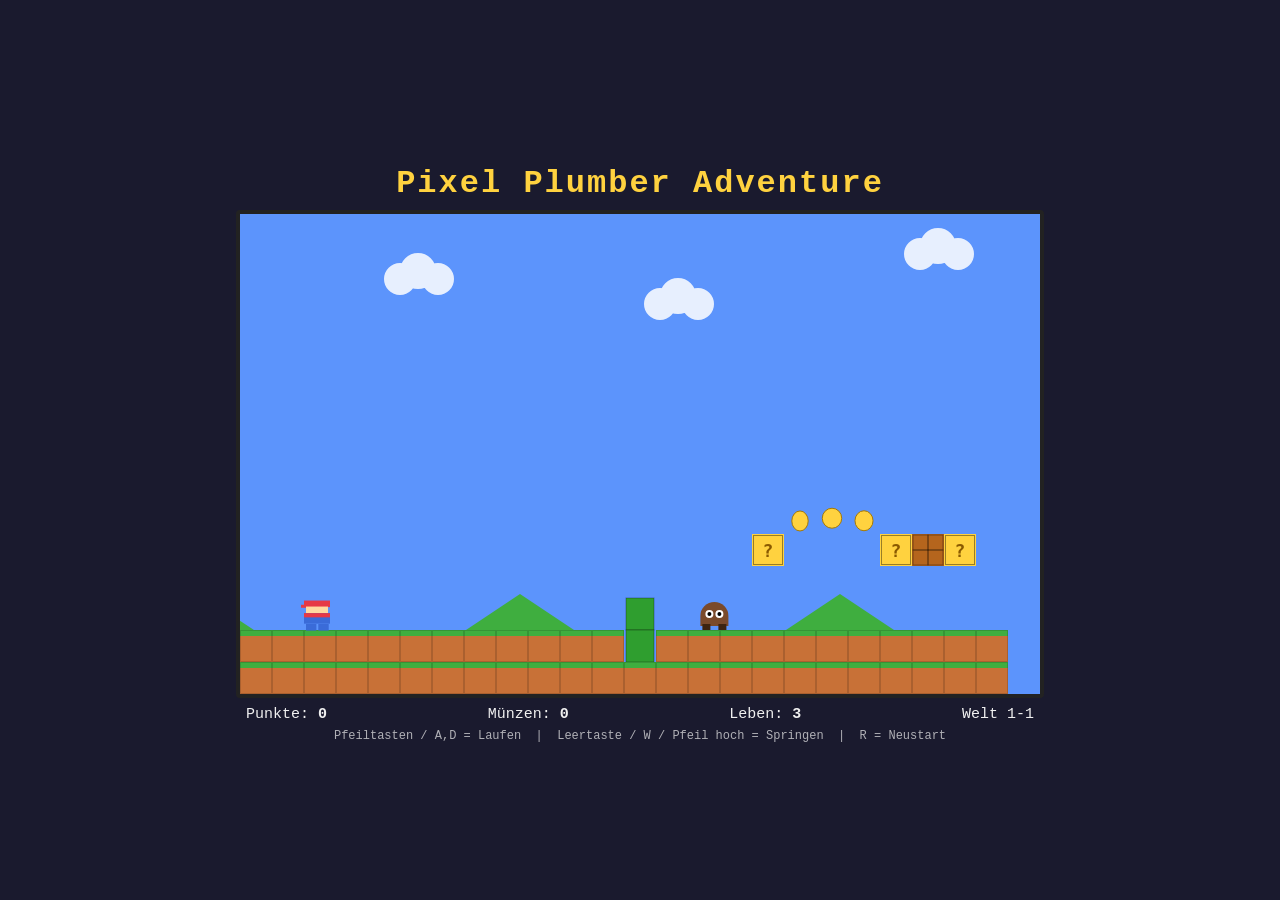
<file: index.html>
<!DOCTYPE html>
<html lang="de">
<head>
<meta charset="UTF-8">
<title>Pixel Plumber Adventure</title>
<link rel="stylesheet" href="style.css">
</head>
<body>
  <div id="game-wrap">
    <h1>Pixel Plumber Adventure</h1>
    <canvas id="game" width="800" height="480"></canvas>
    <div id="hud">
      <span>Punkte: <b id="score">0</b></span>
      <span>Münzen: <b id="coins">0</b></span>
      <span>Leben: <b id="lives">3</b></span>
      <span>Welt 1-1</span>
    </div>
    <p id="hint">Pfeiltasten / A,D = Laufen &nbsp;|&nbsp; Leertaste / W / Pfeil hoch = Springen &nbsp;|&nbsp; R = Neustart</p>
    <div id="overlay" class="hidden">
      <div id="overlay-box">
        <h2 id="overlay-title">Game Over</h2>
        <p id="overlay-text"></p>
        <button id="overlay-btn">Neustart</button>
      </div>
    </div>
  </div>
  <script src="game.js"></script>
</body>
</html>
</file>
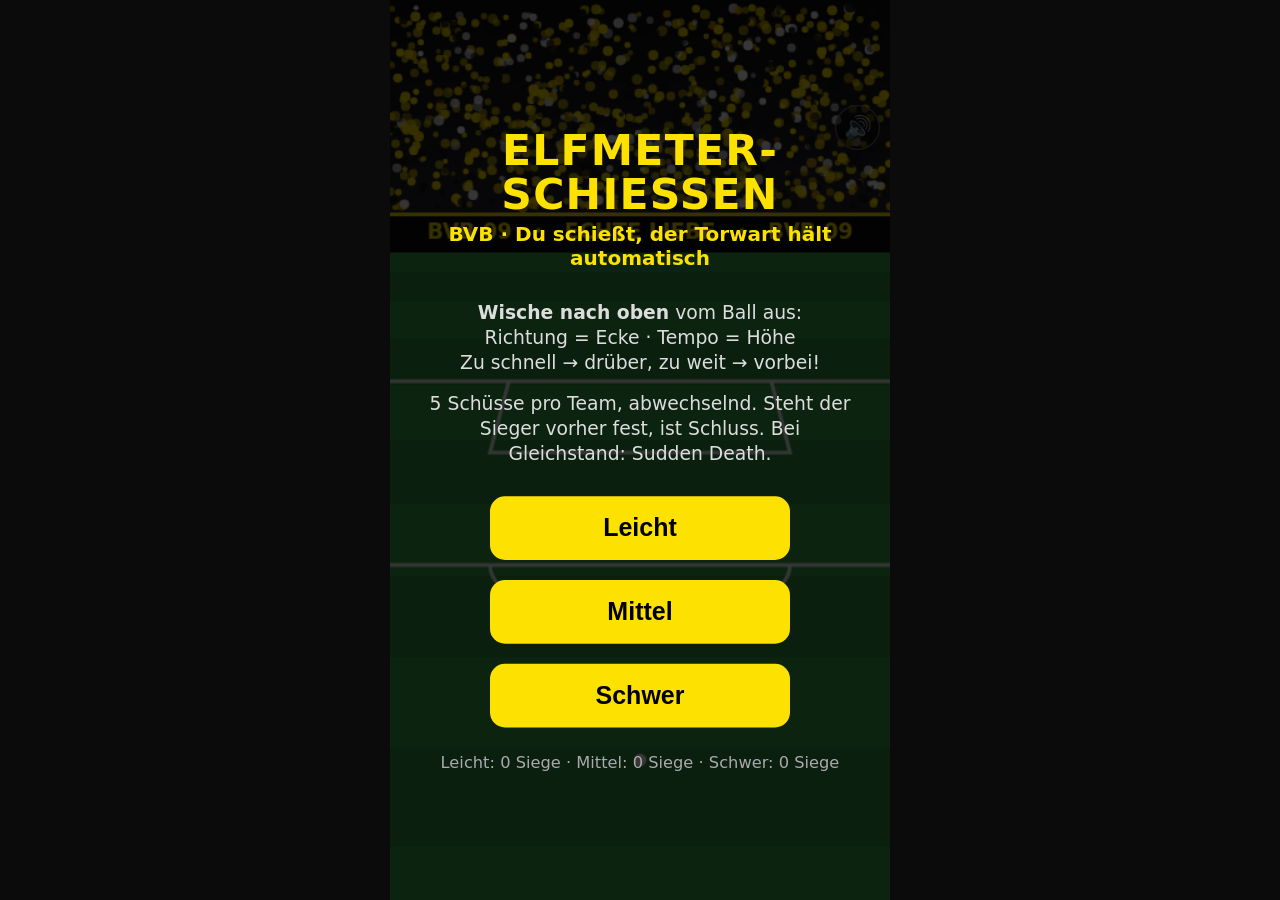
<file: elfmeter/index.html>
<!DOCTYPE html>
<html lang="de">
<head>
<meta charset="UTF-8">
<meta name="viewport" content="width=device-width,initial-scale=1,maximum-scale=1,user-scalable=no,viewport-fit=cover">
<meta name="theme-color" content="#0b0b0b">
<title>BVB Elfmeterschießen</title>
<style>
  html,body{margin:0;height:100%;background:#0b0b0b;overflow:hidden;touch-action:none;
    -webkit-user-select:none;user-select:none;-webkit-touch-callout:none;
    font-family:system-ui,-apple-system,"Segoe UI",Roboto,sans-serif}
  #stage{position:absolute;left:0;top:0;width:400px;height:720px;transform-origin:0 0}
  canvas{position:absolute;left:0;top:0;width:400px;height:720px;display:block}
  .overlay{position:absolute;inset:0;display:none;flex-direction:column;align-items:center;justify-content:center;
    background:rgba(0,0,0,.78);color:#fff;text-align:center;padding:24px;box-sizing:border-box}
  .overlay.show{display:flex}
  h1{margin:0 0 4px;font-size:34px;line-height:1.05;color:#fde100;letter-spacing:1px;text-transform:uppercase}
  h2{margin:0 0 6px;font-size:44px;color:#fde100}
  p{margin:6px 0;color:#ddd;font-size:15px;line-height:1.35}
  .sub{color:#fde100;font-weight:700;margin-bottom:18px}
  button{display:block;width:240px;margin:8px auto;padding:14px 0;font-size:20px;font-weight:800;border:0;
    border-radius:12px;background:#fde100;color:#000;cursor:pointer;-webkit-tap-highlight-color:transparent}
  button:active{transform:scale(.97);background:#e6cb00}
  button.alt{background:#2a2a2a;color:#fde100;border:2px solid #fde100;padding:12px 0}
  .stats{font-size:13px;color:#aaa;margin-top:12px}
  #snd{position:absolute;right:8px;top:84px;width:36px;height:36px;padding:0;margin:0;font-size:18px;
    border-radius:50%;background:rgba(0,0,0,.5);color:#fff;border:1px solid #666}
</style>
</head>
<body>
<div id="stage">
  <canvas id="cv"></canvas>
  <button id="snd" aria-label="Ton">🔊</button>

  <div id="menu" class="overlay show">
    <h1>Elfmeter-<br>schießen</h1>
    <div class="sub">BVB · Du schießt, der Torwart hält automatisch</div>
    <p><b>Wische nach oben</b> vom Ball aus:<br>
       Richtung = Ecke · Tempo = Höhe<br>
       Zu schnell → drüber, zu weit → vorbei!</p>
    <p>5 Schüsse pro Team, abwechselnd. Steht der Sieger vorher fest, ist Schluss. Bei Gleichstand: Sudden Death.</p>
    <div style="height:10px"></div>
    <button data-d="easy">Leicht</button>
    <button data-d="medium">Mittel</button>
    <button data-d="hard">Schwer</button>
    <div class="stats" id="stats"></div>
  </div>

  <div id="end" class="overlay">
    <h2 id="endT">SIEG!</h2>
    <p id="endS" style="font-size:26px;color:#fff;font-weight:800"></p>
    <p id="endD"></p>
    <div style="height:14px"></div>
    <button id="again">Nochmal</button>
    <button id="toMenu" class="alt">Schwierigkeit ändern</button>
  </div>
</div>

<script>
(() => {
'use strict';
// ---------- Konfiguration ----------
const PLAYER = { name: 'BVB', number: 10 };           // Trikotnummer des Schützen
const W = 400, H = 720;
const GL = 60, GR = 340, GT = 212, GB = 305, CX = 200; // Tor: links, rechts, Latte, Linie
const SPOT = { x: 200, y: 600 };
const DIFF = {
  easy:   { label: 'Leicht', guess: 0.28, reach: 40, opp: 0.60, delay: 0.30, aim: true  },
  medium: { label: 'Mittel', guess: 0.42, reach: 44, opp: 0.74, delay: 0.18, aim: false },
  hard:   { label: 'Schwer', guess: 0.58, reach: 48, opp: 0.84, delay: 0.08, aim: false },
};
const KICK_LEAD = 0.30;                                // Anlauf in s

// ---------- Helfer ----------
const $ = id => document.getElementById(id);
const cv = $('cv'), ctx = cv.getContext('2d');
const DPR = Math.min(window.devicePixelRatio || 1, 3);
cv.width = W * DPR; cv.height = H * DPR; ctx.setTransform(DPR, 0, 0, DPR, 0, 0);
const clamp = (v, a, b) => Math.max(a, Math.min(b, v));
const lerp = (a, b, t) => a + (b - a) * t;
const rnd = (a, b) => a + Math.random() * (b - a);
const ease = t => 1 - (1 - t) * (1 - t);
const gauss = () => (Math.random() + Math.random() + Math.random() - 1.5) / 1.5;

function fit() {
  const s = Math.min(innerWidth / W, innerHeight / H);
  $('stage').style.transform =
    `translate(${(innerWidth - W * s) / 2}px,${(innerHeight - H * s) / 2}px) scale(${s})`;
}
addEventListener('resize', fit); fit();

// ---------- Ton ----------
let audio = null, soundOn = true;
function ac() {
  if (!audio) { try { audio = new (window.AudioContext || window.webkitAudioContext)(); } catch (e) {} }
  if (audio && audio.state === 'suspended') audio.resume();
  return audio;
}
function tone(f, d, type = 'sine', vol = 0.15, slide = 0) {
  if (!soundOn || !ac()) return;
  const o = audio.createOscillator(), g = audio.createGain();
  o.type = type; o.frequency.value = f;
  if (slide) o.frequency.linearRampToValueAtTime(f + slide, audio.currentTime + d);
  g.gain.setValueAtTime(vol, audio.currentTime);
  g.gain.exponentialRampToValueAtTime(0.001, audio.currentTime + d);
  o.connect(g); g.connect(audio.destination); o.start(); o.stop(audio.currentTime + d);
}
function noise(d, vol = 0.12) {
  if (!soundOn || !ac()) return;
  const n = Math.floor(audio.sampleRate * d), b = audio.createBuffer(1, n, audio.sampleRate), a = b.getChannelData(0);
  for (let i = 0; i < n; i++) a[i] = (Math.random() * 2 - 1) * (1 - i / n);
  const s = audio.createBufferSource(), g = audio.createGain(); g.gain.value = vol;
  s.buffer = b; s.connect(g); g.connect(audio.destination); s.start();
}
const sfx = {
  kick:  () => { tone(140, 0.12, 'triangle', 0.35, -80); noise(0.06, 0.15); },
  whistle: () => { tone(2600, 0.35, 'sine', 0.08); },
  goal:  () => { noise(1.2, 0.22); tone(520, 0.2, 'triangle', 0.1); setTimeout(() => tone(780, 0.3, 'triangle', 0.1), 150); },
  save:  () => { tone(200, 0.15, 'square', 0.1, -80); noise(0.15, 0.1); },
  post:  () => { tone(900, 0.5, 'sine', 0.2, -300); },
  miss:  () => { tone(300, 0.4, 'sawtooth', 0.07, -150); },
  win:   () => { [523, 659, 784, 1046].forEach((f, i) => setTimeout(() => tone(f, 0.3, 'triangle', 0.15), i * 140)); },
  lose:  () => { [392, 330, 262].forEach((f, i) => setTimeout(() => tone(f, 0.4, 'sawtooth', 0.08), i * 200)); },
};
$('snd').onclick = e => { e.stopPropagation(); soundOn = !soundOn; $('snd').textContent = soundOn ? '🔊' : '🔇'; };

// ---------- Hintergrund (einmal vorrendern) ----------
const bg = document.createElement('canvas'); bg.width = W * DPR; bg.height = H * DPR;
(function drawBg() {
  const c = bg.getContext('2d'); c.setTransform(DPR, 0, 0, DPR, 0, 0);
  // Tribüne
  const sg = c.createLinearGradient(0, 0, 0, 170); sg.addColorStop(0, '#0c0c10'); sg.addColorStop(1, '#23232a');
  c.fillStyle = sg; c.fillRect(0, 0, W, 175);
  let seed = 7; const r = () => (seed = (seed * 16807) % 2147483647) / 2147483647;
  for (let i = 0; i < 1100; i++) {
    const x = r() * W, y = 6 + r() * 160, k = r();
    c.fillStyle = k < 0.55 ? '#fde100' : k < 0.8 ? '#111' : k < 0.92 ? '#fff' : '#d9a300';
    c.globalAlpha = 0.5 + r() * 0.5;
    c.beginPath(); c.arc(x, y, 2 + r() * 2.2, 0, 7); c.fill();
  }
  c.globalAlpha = 1;
  // Bande
  c.fillStyle = '#0a0a0a'; c.fillRect(0, 172, W, 30);
  c.fillStyle = '#fde100'; c.font = '800 17px system-ui,sans-serif'; c.textAlign = 'center'; c.textBaseline = 'middle';
  c.fillText('BVB 09   ·   ECHTE LIEBE   ·   BVB 09', CX, 187);
  c.fillRect(0, 170, W, 3);
  // Rasen
  let y = 202, i = 0;
  while (y < H) {
    const h = 16 + i * 7;
    c.fillStyle = i % 2 ? '#2f8f3e' : '#37a048'; c.fillRect(0, y, W, h);
    y += h; i++;
  }
  // Linien
  c.strokeStyle = '#fff'; c.lineWidth = 3; c.globalAlpha = 0.9;
  c.beginPath(); c.moveTo(0, GB); c.lineTo(W, GB); c.stroke();                 // Torlinie
  c.beginPath(); c.moveTo(95, GB); c.lineTo(80, 362); c.lineTo(320, 362); c.lineTo(305, GB); c.stroke(); // 5er
  c.beginPath(); c.moveTo(0, 452); c.lineTo(W, 452); c.stroke();               // 16er
  c.beginPath(); c.ellipse(CX, 452, 120, 48, 0, 0, Math.PI); c.stroke();      // Bogen
  c.globalAlpha = 1; c.fillStyle = '#fff';
  c.beginPath(); c.arc(SPOT.x, SPOT.y + 8, 5, 0, 7); c.fill();                 // Punkt
})();

// ---------- Spielzustand ----------
let diffKey = 'medium', D = DIFF.medium;
let res, turn, phase, shot, banner, aimInfo, keeperIdle = 0, finished = false;
// phase: 'menu' | 'aim' | 'shot' | 'wait' | 'end'

function seriesDone() {
  const nm = res.me.length, no = res.opp.length;
  const gm = res.me.filter(x => x === 'goal').length, go = res.opp.filter(x => x === 'goal').length;
  if (nm === no && nm >= 5) return gm !== go ? (gm > go ? 'me' : 'opp') : null;
  if (nm <= 5 && no <= 5) {
    const rm = 5 - nm, ro = 5 - no;
    if (gm > go + ro) return 'me';
    if (go > gm + rm) return 'opp';
  }
  return null;
}
const goals = a => a.filter(x => x === 'goal').length;

function startMatch(k) {
  diffKey = k; D = DIFF[k];
  res = { me: [], opp: [] }; turn = 'me'; shot = null; banner = null; finished = false;
  $('menu').classList.remove('show'); $('end').classList.remove('show');
  sfx.whistle();
  beginTurn();
}

function beginTurn() {
  shot = null; aimInfo = null;
  if (turn === 'me') { phase = 'aim'; setBanner('Du schießt!', '#fde100', 1.0, 38); }
  else {
    phase = 'wait'; setBanner('Gegner schießt …', '#ff8a8a', 1.1, 34);
    setTimeout(oppShoot, 1200);
  }
}

function setBanner(text, color, dur, size = 56) { banner = { text, color, t: 0, dur, size }; }

// ---------- Schussberechnung ----------
function calcTarget(dx, dy, v) {
  const ratio = dx / Math.max(1, -dy);
  const tx = CX + ratio * 190;
  const h = clamp((v - 0.5) / 2.0, 0, 1.4);          // 0 = flach, 1 = Lattenhöhe
  const ty = GB - 2 - h * (GB - GT - 2);
  return { tx, ty, h, p: clamp(v / 1.8, 0.25, 1.3) };
}

function randomKeeperSpot() {
  return { x: CX + rnd(-1, 1) * 105, y: rnd(GT + 28, GB - 12) };
}

function resolveMine(t) {
  const { tx, ty, h, p } = t;
  const out = { tx, ty, dur: lerp(1.0, 0.5, Math.min(p, 1)) };
  const post = Math.min(Math.abs(tx - GL), Math.abs(tx - GR)) < 7;
  const bar = Math.abs(ty - GT) < 5;
  let result;
  if (tx < GL - 6 || tx > GR + 6) result = 'wide';
  else if (h > 1.07) result = 'over';
  else if ((post && tx >= GL - 6 && tx <= GR + 6) || bar) result = Math.random() < 0.55 ? 'post' : 'in';
  else result = 'in';
  let k;
  if (result === 'in') {
    const guessed = Math.random() < D.guess;
    if (guessed) {
      const noise = 16 + 14 * clamp(h, 0, 1);
      k = { x: clamp(tx + gauss() * noise, CX - 118, CX + 118), y: clamp(ty + gauss() * noise, GT + 22, GB - 8) };
    } else k = randomKeeperSpot();
    const reach = D.reach * (1 - 0.28 * clamp(p - 0.4, 0, 0.9));
    result = Math.hypot(k.x - tx, (k.y - ty) * 1.0) < reach ? 'save' : 'goal';
  } else {
    k = randomKeeperSpot();
  }
  out.result = result; out.k = k;
  return out;
}

function makeOppShot() {
  const out = { dur: rnd(0.65, 0.9) };
  const rr = Math.random();
  const rest = (1 - D.opp);
  let result;
  if (rr < D.opp) result = 'goal';
  else if (rr < D.opp + rest * 0.6) result = 'save';
  else if (rr < D.opp + rest * 0.85) result = Math.random() < 0.5 ? 'wide' : 'over';
  else result = 'post';
  const side = Math.random() < 0.5 ? -1 : 1;
  let tx = CX + side * rnd(35, 125), ty = rnd(GT + 10, GB - 6);
  if (result === 'wide') { tx = CX + side * rnd(150, 185); ty = rnd(GT + 10, GB - 5); }
  if (result === 'over') { ty = GT - rnd(15, 40); }
  if (result === 'post') { tx = side > 0 ? GR : GL; ty = rnd(GT + 12, GB - 20); }
  let k;
  if (result === 'save') k = { x: tx + gauss() * 8, y: ty + gauss() * 8 };
  else if (result === 'goal') k = { x: CX - side * rnd(10, 95) + (Math.random() < 0.2 ? side * 70 : 0), y: rnd(GT + 28, GB - 12) };
  else k = randomKeeperSpot();
  out.tx = tx; out.ty = ty; out.result = result; out.k = k;
  return out;
}

// ---------- Schuss ausführen ----------
function launch(who, s) {
  shot = Object.assign({ who, s: 0, done: false, ended: false }, s);
  phase = 'shot';
  setTimeout(() => sfx.kick(), KICK_LEAD * 1000);
}

function oppShoot() { if (phase === 'wait') launch('opp', makeOppShot()); }

function finishShot() {
  const r = shot.result, ok = r === 'goal';
  (shot.who === 'me' ? res.me : res.opp).push(ok ? 'goal' : 'miss');
  const mine = shot.who === 'me';
  if (r === 'goal') { setBanner(mine ? 'TOOOR!' : 'Gegentor!', mine ? '#fde100' : '#ff6b6b', 1.3); sfx.goal(); if (mine && navigator.vibrate) navigator.vibrate([60, 40, 120]); }
  else if (r === 'save') { setBanner(mine ? 'GEHALTEN!' : 'Gehalten!', mine ? '#ff6b6b' : '#7dff9a', 1.3); sfx.save(); }
  else if (r === 'post') { setBanner(Math.abs(shot.ty - GT) < 6 ? 'LATTE!' : 'PFOSTEN!', '#fff', 1.3); sfx.post(); }
  else { setBanner(r === 'over' ? 'DRÜBER!' : 'DANEBEN!', mine ? '#ff6b6b' : '#7dff9a', 1.3); sfx.miss(); }
  setTimeout(afterShot, 1700);
}

function afterShot() {
  const w = seriesDone();
  if (w) return endMatch(w);
  turn = turn === 'me' ? 'opp' : 'me';
  beginTurn();
}

function endMatch(w) {
  phase = 'end'; finished = true;
  const win = w === 'me', gm = goals(res.me), go = goals(res.opp);
  $('endT').textContent = win ? 'SIEG! 🏆' : 'Niederlage';
  $('endT').style.color = win ? '#fde100' : '#ff6b6b';
  $('endS').textContent = `BVB ${gm} : ${go} Gegner`;
  $('endD').textContent = `${DIFF[diffKey].label} · ${res.me.length} Schüsse` + (res.me.length > 5 ? ' (Sudden Death)' : '');
  if (win) { try { const k = 'bvbElfer_' + diffKey; localStorage.setItem(k, (+localStorage.getItem(k) || 0) + 1); } catch (e) {} sfx.win(); }
  else sfx.lose();
  updateStats();
  $('end').classList.add('show');
}

function updateStats() {
  let t = '';
  try { t = Object.keys(DIFF).map(k => `${DIFF[k].label}: ${+localStorage.getItem('bvbElfer_' + k) || 0} Siege`).join(' · '); } catch (e) {}
  $('stats').textContent = t;
}
updateStats();

// ---------- Eingabe ----------
let drag = null;
function pt(e) { const r = cv.getBoundingClientRect(); return { x: (e.clientX - r.left) / r.width * W, y: (e.clientY - r.top) / r.height * H, t: performance.now() }; }
cv.addEventListener('pointerdown', e => {
  e.preventDefault(); ac();
  if (phase !== 'aim') return;
  const p = pt(e); if (p.y < 330) return;
  cv.setPointerCapture(e.pointerId);
  drag = { start: p, pts: [p] };
});
cv.addEventListener('pointermove', e => {
  if (!drag) return;
  const p = pt(e); drag.pts.push(p);
  if (drag.pts.length > 40) drag.pts.shift();
});
function release(e) {
  if (!drag) return;
  const d = drag; drag = null;
  if (phase !== 'aim') return;
  const p = pt(e); d.pts.push(p);
  const v = swipeVec(d);
  if (!v || -v.dy < 50) { setBanner('Wisch kräftig nach oben!', '#fff', 1.0, 28); return; }
  const t = calcTarget(v.dx, v.dy, v.v);
  // kleine Ungenauigkeit: Nervosität
  t.tx += gauss() * 3; t.ty += gauss() * 2;
  launch('me', resolveMine(t));
  if (navigator.vibrate) navigator.vibrate(15);
}
function swipeVec(d) {
  const a = d.start, b = d.pts[d.pts.length - 1];
  const dx = b.x - a.x, dy = b.y - a.y;
  // Geschwindigkeit der letzten ~100 ms
  let j = d.pts.length - 1;
  while (j > 0 && b.t - d.pts[j - 1].t < 100) j--;
  const q = d.pts[j], dt = Math.max(16, b.t - q.t);
  const v = Math.hypot(b.x - q.x, b.y - q.y) / dt;
  if (!isFinite(v)) return null;
  return { dx, dy, v };
}
cv.addEventListener('pointerup', release);
cv.addEventListener('pointercancel', () => { drag = null; });
document.addEventListener('touchmove', e => e.preventDefault(), { passive: false });

document.querySelectorAll('#menu button[data-d]').forEach(b => b.onclick = () => { ac(); startMatch(b.dataset.d); });
$('again').onclick = () => startMatch(diffKey);
$('toMenu').onclick = () => { $('end').classList.remove('show'); $('menu').classList.add('show'); phase = 'menu'; };

// ---------- Zeichnen ----------
function drawNet() {
  ctx.save();
  ctx.fillStyle = 'rgba(0,0,0,.28)'; ctx.fillRect(GL, GT, GR - GL, GB - GT);
  ctx.strokeStyle = 'rgba(255,255,255,.28)'; ctx.lineWidth = 1;
  ctx.beginPath();
  for (let x = GL; x <= GR; x += 10) { ctx.moveTo(x, GT); ctx.lineTo(x, GB); }
  for (let y = GT; y <= GB; y += 10) { ctx.moveTo(GL, y); ctx.lineTo(GR, y); }
  ctx.stroke(); ctx.restore();
}
function drawFrame() {
  ctx.save(); ctx.strokeStyle = '#fff'; ctx.lineCap = 'round'; ctx.lineWidth = 6;
  ctx.beginPath(); ctx.moveTo(GL, GB + 2); ctx.lineTo(GL, GT); ctx.lineTo(GR, GT); ctx.lineTo(GR, GB + 2); ctx.stroke();
  ctx.restore();
}

function person(x, y, sc, kit, k = 0, back = true, label = '') {
  // x,y = Fußpunkt, Figur ca. 100*sc hoch
  ctx.save(); ctx.translate(x, y); ctx.scale(sc, sc);
  ctx.fillStyle = 'rgba(0,0,0,.28)'; ctx.beginPath(); ctx.ellipse(0, 2, 30, 8, 0, 0, 7); ctx.fill();
  const skin = '#e0ac84';
  // Beine
  const leg = (x0, ang, len) => {
    ctx.save(); ctx.translate(x0, -50); ctx.rotate(ang);
    ctx.fillStyle = skin; ctx.fillRect(-6, 0, 12, len * 0.45);
    ctx.fillStyle = kit.sock; ctx.fillRect(-6.5, len * 0.45, 13, len * 0.45);
    ctx.fillStyle = '#111'; ctx.beginPath(); ctx.roundRect(-8, len * 0.9 - 2, 16, 8, 3); ctx.fill();
    ctx.restore();
  };
  leg(-11, 0, 50);
  leg(11, -0.35 * Math.sin(k * Math.PI) - (k > 0.5 ? 0.25 : 0), 50 - 14 * Math.sin(k * Math.PI));
  // Shorts
  ctx.fillStyle = kit.shorts; ctx.beginPath(); ctx.roundRect(-20, -62, 40, 20, 5); ctx.fill();
  // Torso
  ctx.fillStyle = kit.shirt; ctx.beginPath(); ctx.roundRect(-22, -108, 44, 50, 9); ctx.fill();
  if (kit.stripe) { ctx.fillStyle = kit.stripe; ctx.fillRect(-22, -75, 44, 6); }
  // Arme
  ctx.fillStyle = kit.shirt; ctx.beginPath(); ctx.roundRect(-33, -106, 12, 32, 6); ctx.roundRect(21, -106, 12, 32, 6); ctx.fill();
  ctx.fillStyle = skin; ctx.beginPath(); ctx.arc(-27, -70, 6, 0, 7); ctx.arc(27, -70, 6, 0, 7); ctx.fill();
  // Kopf
  ctx.fillStyle = skin; ctx.beginPath(); ctx.arc(0, -121, 12, 0, 7); ctx.fill();
  ctx.fillStyle = kit.hair; ctx.beginPath(); ctx.arc(0, -123, 12, Math.PI * 0.95, Math.PI * 2.05); ctx.fill();
  if (back) { ctx.fillStyle = kit.hair; ctx.beginPath(); ctx.arc(0, -121, 12, 0, 7); ctx.fill(); }
  // Nummer
  if (label) { ctx.fillStyle = kit.num; ctx.font = '900 26px system-ui,sans-serif'; ctx.textAlign = 'center'; ctx.fillText(label, 0, -80); }
  ctx.restore();
}
const KIT_BVB = { shirt: '#fde100', shorts: '#111', sock: '#fde100', num: '#111', hair: '#3a2a1d', stripe: null };
const KIT_OPP = { shirt: '#d62828', shorts: '#fff', sock: '#d62828', num: '#fff', hair: '#222', stripe: null };

function keeper(x, y, p, angle, kit) {
  // x,y = Körpermitte
  ctx.save(); ctx.translate(x, y); ctx.rotate(angle);
  const skin = '#d9a37a';
  ctx.fillStyle = kit.shorts; ctx.beginPath(); ctx.roundRect(-10, 2, 20, 14, 3); ctx.fill();
  ctx.fillStyle = '#222'; ctx.fillRect(-9, 15, 7, 20); ctx.fillRect(2, 15, 7, 20);
  ctx.fillStyle = kit.shirt; ctx.beginPath(); ctx.roundRect(-11, -22, 22, 26, 5); ctx.fill();
  // Arme (heben beim Hechten)
  const up = 0.25 + 0.75 * p;
  ctx.save(); ctx.translate(-11, -18); ctx.rotate(-(0.5 + up * 1.2)); ctx.fillStyle = kit.shirt; ctx.fillRect(-4, -22, 8, 22);
  ctx.fillStyle = '#fff'; ctx.beginPath(); ctx.arc(0, -25, 6, 0, 7); ctx.fill(); ctx.restore();
  ctx.save(); ctx.translate(11, -18); ctx.rotate(0.5 + up * 1.2); ctx.fillStyle = kit.shirt; ctx.fillRect(-4, -22, 8, 22);
  ctx.fillStyle = '#fff'; ctx.beginPath(); ctx.arc(0, -25, 6, 0, 7); ctx.fill(); ctx.restore();
  ctx.fillStyle = skin; ctx.beginPath(); ctx.arc(0, -30, 8, 0, 7); ctx.fill();
  ctx.fillStyle = '#222'; ctx.beginPath(); ctx.arc(0, -32, 8, Math.PI, Math.PI * 2); ctx.fill();
  ctx.restore();
}
const KEEP_OPP = { shirt: '#ff7a1a', shorts: '#222' };   // Torwart des Gegners (wenn ich schieße)
const KEEP_MINE = { shirt: '#18a957', shorts: '#222' };  // BVB-Torwart (wenn der Gegner schießt)

function drawBall(x, y, r, rot) {
  ctx.save(); ctx.translate(x, y);
  ctx.fillStyle = '#fff'; ctx.beginPath(); ctx.arc(0, 0, r, 0, 7); ctx.fill();
  ctx.fillStyle = '#222'; ctx.rotate(rot);
  for (let i = 0; i < 5; i++) { ctx.rotate(Math.PI * 2 / 5); ctx.beginPath(); ctx.arc(r * 0.62, 0, r * 0.2, 0, 7); ctx.fill(); }
  ctx.beginPath(); ctx.arc(0, 0, r * 0.25, 0, 7); ctx.fill();
  ctx.strokeStyle = 'rgba(0,0,0,.45)'; ctx.lineWidth = 1; ctx.beginPath(); ctx.arc(0, 0, r, 0, 7); ctx.stroke();
  ctx.restore();
}

function drawScore() {
  ctx.fillStyle = 'rgba(0,0,0,.72)'; ctx.fillRect(0, 0, W, 76);
  const rows = [['BVB', res.me, '#fde100'], ['GEG', res.opp, '#ff6b6b']];
  const n = Math.max(5, res.me.length + (turn === 'me' && phase !== 'end' && res.me.length >= res.opp.length ? 1 : 0), res.opp.length + (res.opp.length < res.me.length ? 1 : 0));
  const cnt = Math.min(n, 10), step = Math.min(30, 230 / cnt);
  rows.forEach(([name, arr, col], i) => {
    const y = 22 + i * 30;
    ctx.fillStyle = col; ctx.font = '800 16px system-ui,sans-serif'; ctx.textAlign = 'left'; ctx.textBaseline = 'middle';
    ctx.fillText(name, 14, y);
    const off = Math.max(0, arr.length - cnt);
    for (let j = 0; j < cnt; j++) {
      const x = 70 + j * step + step / 2, v = arr[j + off];
      ctx.beginPath(); ctx.arc(x, y, 10, 0, 7);
      ctx.fillStyle = v === 'goal' ? '#2ecc71' : v === 'miss' ? '#e74c3c' : 'rgba(255,255,255,.12)'; ctx.fill();
      ctx.strokeStyle = 'rgba(255,255,255,.6)'; ctx.lineWidth = 1.5; ctx.stroke();
      if (v) { ctx.fillStyle = '#fff'; ctx.font = '800 12px system-ui'; ctx.textAlign = 'center'; ctx.fillText(v === 'goal' ? '✓' : '✕', x, y + 1); }
    }
    ctx.fillStyle = '#fff'; ctx.font = '900 26px system-ui,sans-serif'; ctx.textAlign = 'right';
    ctx.fillText(goals(arr), W - 52, y);
  });
  ctx.fillStyle = '#aaa'; ctx.font = '700 11px system-ui'; ctx.textAlign = 'right';
  ctx.fillText(D.label.toUpperCase(), W - 12, 66);
}

function render() {
  ctx.setTransform(DPR, 0, 0, DPR, 0, 0);
  ctx.drawImage(bg, 0, 0, W, H);
  if (!res) return;

  const sh = shot;
  const mine = !sh ? turn === 'me' : sh.who === 'me';
  const shooterKit = mine ? KIT_BVB : KIT_OPP;
  const keepKit = mine ? KEEP_OPP : KEEP_MINE;

  drawNet();

  // Torwart
  let kx = CX, ky = GB - 38, kp = 0, ka = 0;
  if (!sh) { kx = CX + Math.sin(keeperIdle * 2) * 5; }
  else {
    const t = (sh.s - KICK_LEAD) / sh.dur;
    const start = D.delay, span = 0.55;
    kp = clamp((t - start) / span, 0, 1); kp = ease(kp);
    const targetBody = { x: sh.k.x, y: clamp(sh.k.y + 14, GT + 40, GB - 24) };
    kx = lerp(CX, targetBody.x, kp); ky = lerp(GB - 38, targetBody.y, kp);
    ka = clamp((sh.k.x - CX) / 110, -1, 1) * 1.25 * kp;
    if (sh.k.y < GB - 50) ka *= 0.8;
  }
  keeper(kx, ky, kp, ka, keepKit);

  // Ball
  let bx = SPOT.x, by = SPOT.y, br = 15, sx = SPOT.x, sy = SPOT.y + 12, sr = 1, rot = 0;
  if (sh) {
    const t = (sh.s - KICK_LEAD) / sh.dur;
    if (t > 0) {
      const tt = Math.min(t, 1), e = tt;
      const ground = lerp(SPOT.y, GB, e);
      const hh = clamp((GB - sh.ty) / (GB - GT), 0.1, 1.6);
      const hgt = (GB - sh.ty) * e + 24 * hh * Math.sin(Math.PI * e);
      bx = lerp(SPOT.x, sh.tx, e); by = ground - hgt * lerp(1, 0.6, e) - 12 * (1 - e);
      br = 15 * lerp(1, 0.32, ease(e)); sx = bx; sy = ground; sr = lerp(1, 0.4, e);
      rot = t * 18;
      if (t > 1) {
        const u = sh.s - KICK_LEAD - sh.dur;
        if (sh.result === 'goal') { by = lerp(sh.ty, GB - 6, clamp(u * 2.2, 0, 1)); sy = GB; }
        else if (sh.result === 'save') {
          const dir = sh.tx >= CX ? 1 : -1;
          bx = sh.tx + dir * 90 * u; by = sh.ty + 330 * u * u - 80 * u; br = 5 + 12 * u; sy = by + 8;
        } else if (sh.result === 'post') {
          const dir = sh.tx >= CX ? 1 : -1;
          bx = sh.tx + dir * 60 * u; by = sh.ty + 420 * u * u - 50 * u; br = 5 + 10 * u; sy = by + 8;
        } else {
          const dir = sh.tx >= CX ? 1 : -1;
          if (sh.result === 'wide') { bx = sh.tx + dir * 160 * u; by = sh.ty + 40 * u + 80 * u * u; }
          else { by = sh.ty - 160 * u + 60 * u * u; bx = sh.tx + (sh.tx - SPOT.x) * 0.4 * u; }
          br = 5 * (1 - 0.3 * u); sy = by + 8;
        }
      }
    }
  }
  if (!(sh && sh.result === 'goal' && false)) {
    ctx.fillStyle = 'rgba(0,0,0,.3)'; ctx.beginPath(); ctx.ellipse(sx, sy, 12 * sr, 4 * sr, 0, 0, 7); ctx.fill();
  }
  drawBall(bx, by, br, rot);
  drawFrame();

  // Schütze (vor dem Ball, von hinten)
  const kk = sh ? clamp(sh.s / KICK_LEAD, 0, 1) : 0;
  const run = sh ? ease(kk) * 26 : 0;
  const fade = sh && sh.s > KICK_LEAD + 0.5 ? clamp(1 - (sh.s - KICK_LEAD - 0.5) / 0.4, 0, 1) : 1;
  ctx.save(); ctx.globalAlpha = fade;
  person(158 + run * 0.35, 668 - run * 0.65, 1.15, shooterKit, kk, true, mine ? String(PLAYER.number) : '7');
  ctx.restore();
  // Ball nochmal über die Beine, wenn noch am Punkt
  if (!sh || sh.s < KICK_LEAD + 0.02) drawBall(SPOT.x, SPOT.y, 15, 0);

  // Zielhilfe
  if (drag && phase === 'aim') {
    const v = swipeVec(drag);
    if (v) {
      const b = drag.pts[drag.pts.length - 1];
      ctx.strokeStyle = 'rgba(253,225,0,.85)'; ctx.lineWidth = 4; ctx.lineCap = 'round'; ctx.setLineDash([2, 9]);
      ctx.beginPath(); ctx.moveTo(drag.start.x, drag.start.y); ctx.lineTo(b.x, b.y); ctx.stroke(); ctx.setLineDash([]);
      if (D.aim && -v.dy > 20) {
        const t = calcTarget(v.dx, v.dy, v.v);
        const ok = t.tx > GL && t.tx < GR && t.h <= 1.0;
        ctx.strokeStyle = ok ? '#2ecc71' : '#e74c3c'; ctx.lineWidth = 3;
        ctx.beginPath(); ctx.arc(clamp(t.tx, 10, W - 10), clamp(t.ty, 120, GB), 11, 0, 7); ctx.stroke();
        ctx.beginPath(); ctx.moveTo(t.tx - 17, t.ty); ctx.lineTo(t.tx + 17, t.ty); ctx.moveTo(t.tx, t.ty - 17); ctx.lineTo(t.tx, t.ty + 17); ctx.stroke();
      }
    }
  }
  if (phase === 'aim' && !drag && res.me.length === 0) {
    // Hinweis-Pfeil
    const y = 520 + Math.sin(performance.now() / 250) * 8;
    ctx.fillStyle = 'rgba(253,225,0,.9)'; ctx.font = '800 18px system-ui'; ctx.textAlign = 'center';
    ctx.fillText('⬆  Wisch vom Ball nach oben', CX, y + 150);
  }

  drawScore();

  // Banner
  if (banner) {
    const a = banner.t < 0.12 ? banner.t / 0.12 : banner.t > banner.dur - 0.25 ? clamp((banner.dur - banner.t) / 0.25, 0, 1) : 1;
    ctx.save(); ctx.globalAlpha = a; ctx.translate(CX, 420); const sc = 0.8 + 0.2 * Math.min(1, banner.t * 8); ctx.scale(sc, sc);
    ctx.font = `900 ${banner.size}px system-ui,sans-serif`; ctx.textAlign = 'center'; ctx.textBaseline = 'middle';
    ctx.lineWidth = 8; ctx.strokeStyle = '#000'; ctx.lineJoin = 'round'; ctx.strokeText(banner.text, 0, 0);
    ctx.fillStyle = banner.color; ctx.fillText(banner.text, 0, 0); ctx.restore();
  }
}

// ---------- Hauptschleife ----------
let last = performance.now();
function frame(now) {
  const dt = Math.min(0.05, (now - last) / 1000); last = now;
  keeperIdle += dt;
  if (banner) { banner.t += dt; if (banner.t > banner.dur) banner = null; }
  if (shot && !shot.ended) {
    shot.s += dt;
    if (!shot.done && shot.s >= KICK_LEAD + shot.dur) { shot.done = true; finishShot(); }
  }
  render();
  requestAnimationFrame(frame);
}
requestAnimationFrame(frame);

// Test-Zugriff
window.__game = { get res() { return res; }, get phase() { return phase; }, launch, calcTarget, resolveMine };
})();
</script>
</body>
</html>
</file>
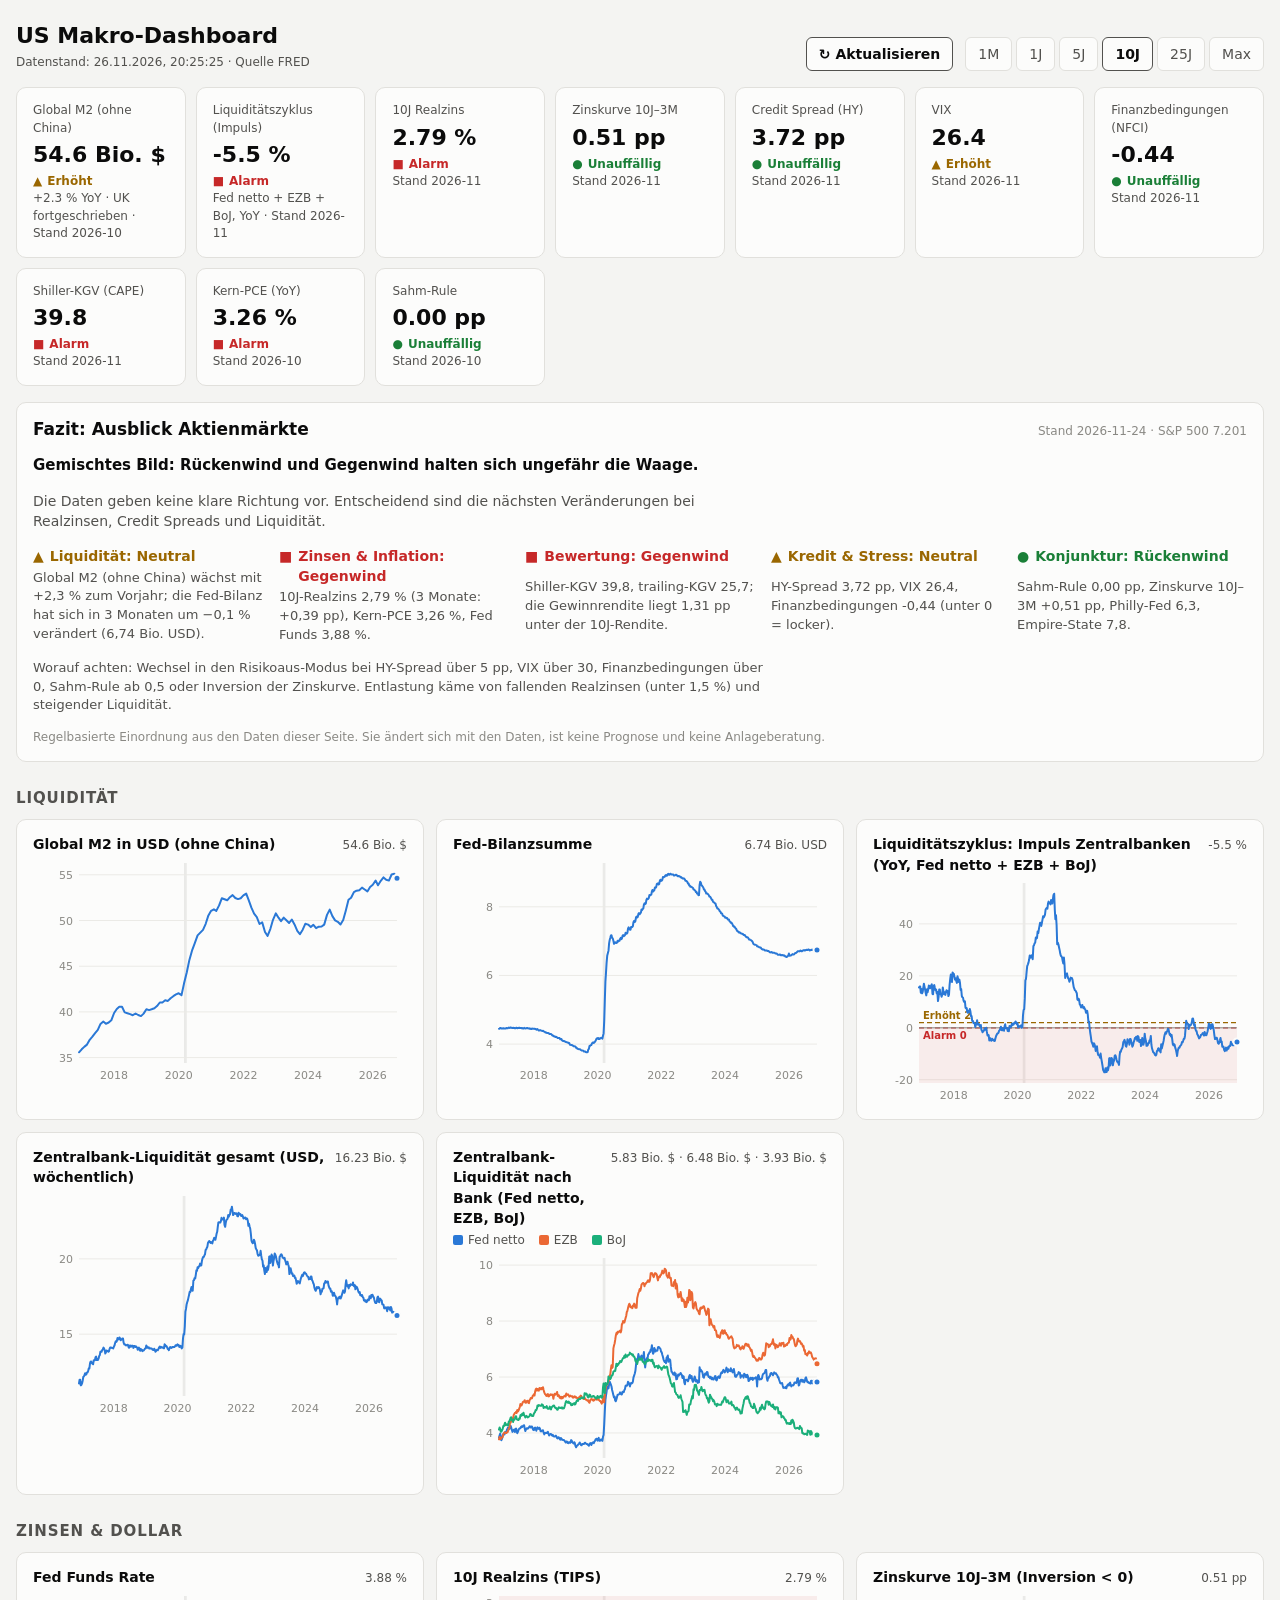
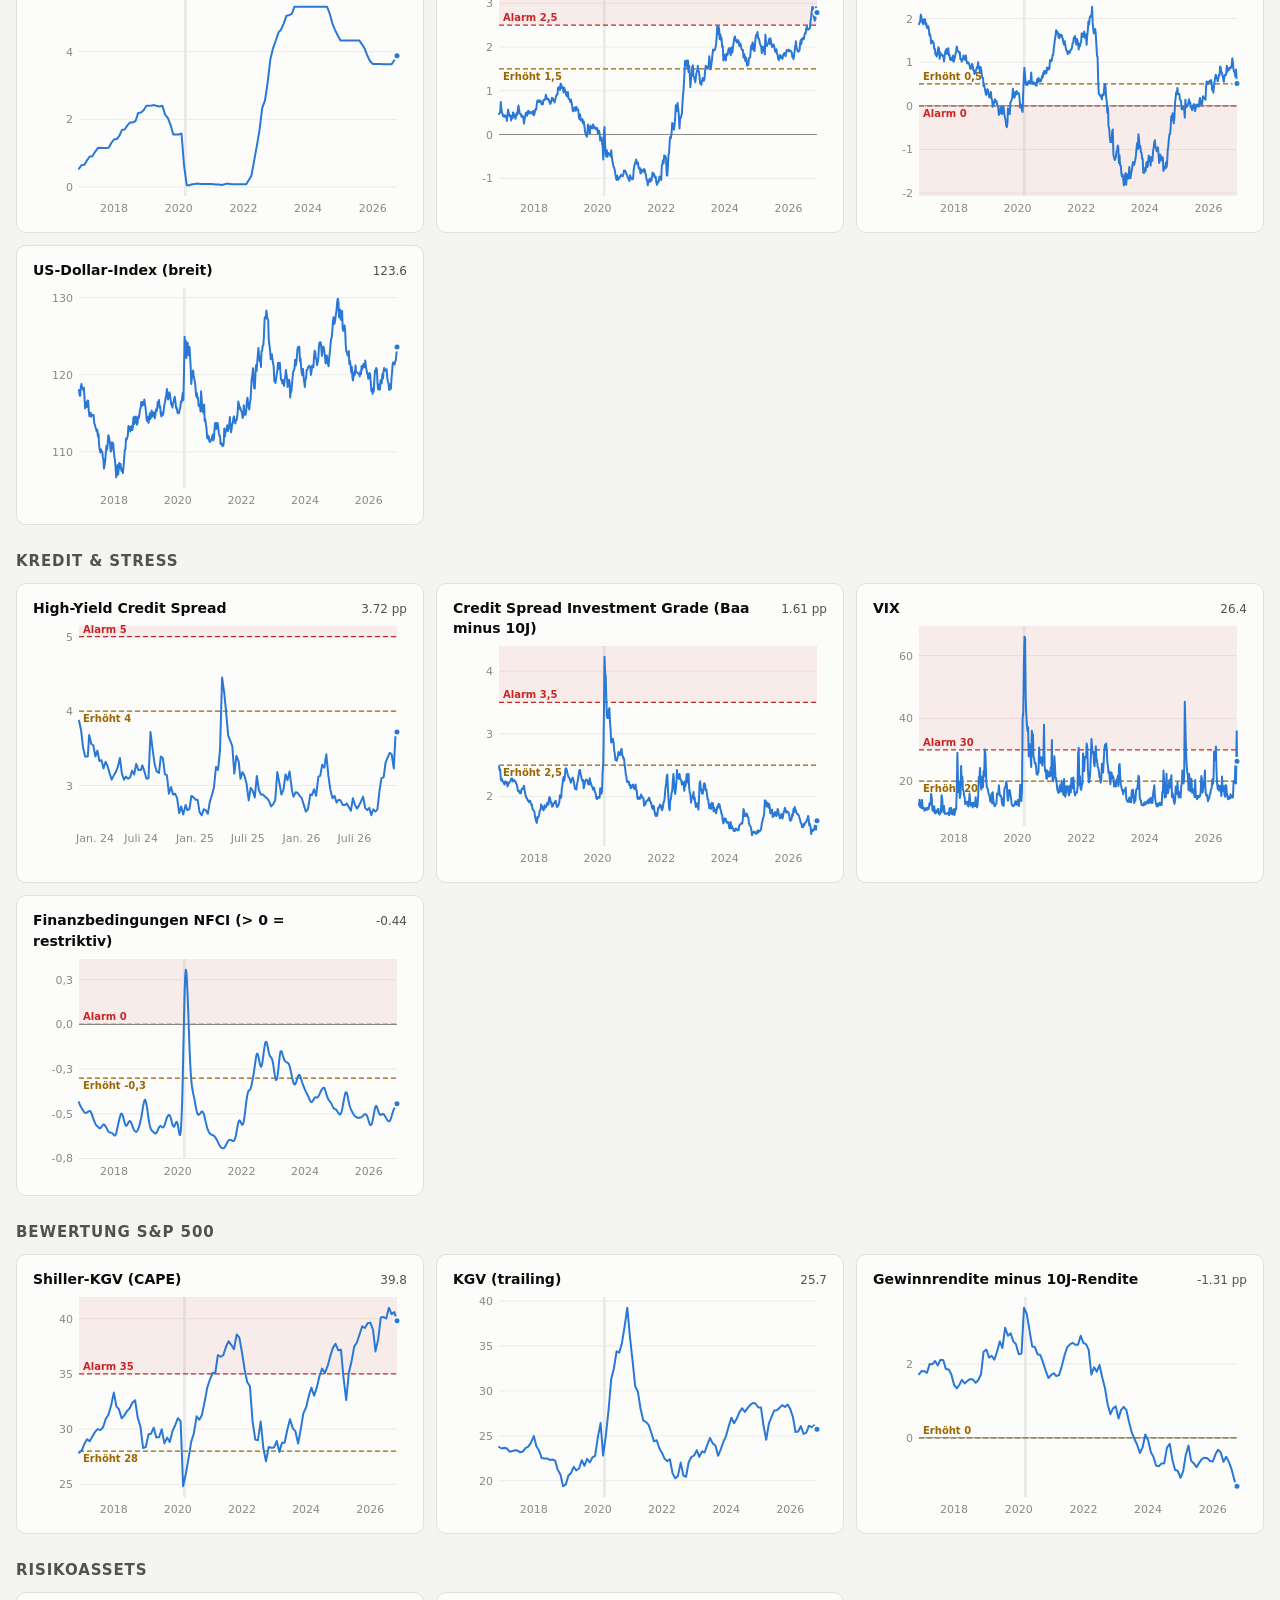
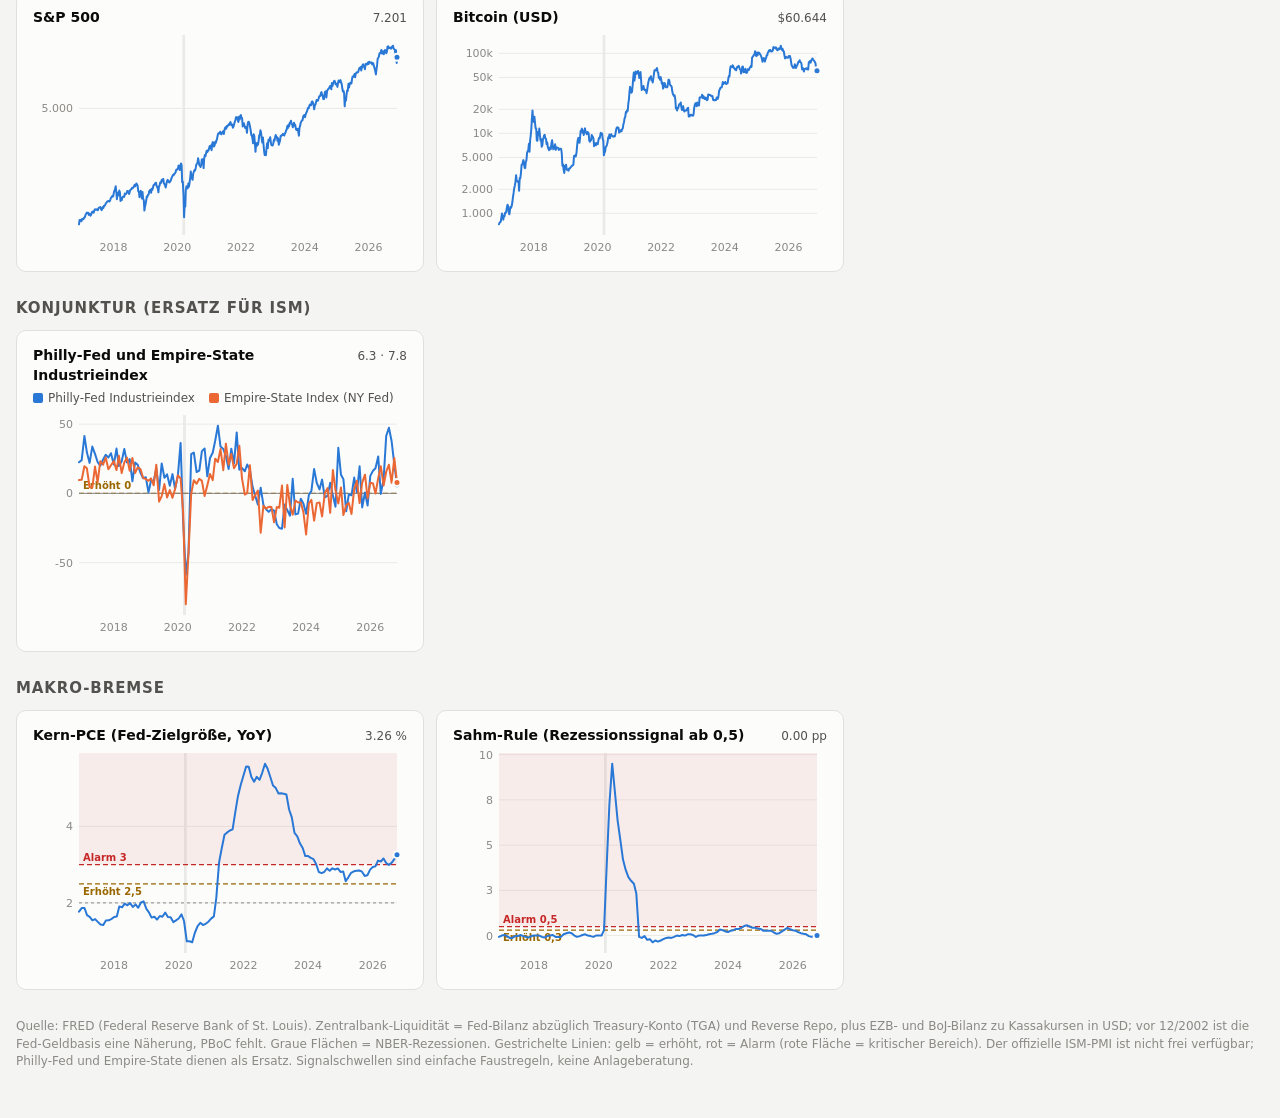
<file: macro-dashboard/index.html>
<!doctype html>
<html lang="de">
<head>
<meta charset="utf-8">
<meta name="viewport" content="width=device-width, initial-scale=1">
<title>US Makro-Dashboard</title>
<style>
  :root {
    color-scheme: light;
    --bg: #f4f4f2; --surface-1: #fcfcfb; --border: #e1e0dc;
    --text-primary: #0b0b0b; --text-secondary: #52514e; --text-muted: #8a8984;
    --grid: #ebeae6; --rec: rgba(120,120,115,.14);
    --series-1: #2a78d6; --series-2: #eb6834; --series-3: #1baf7a; --series-4: #eda100;
    --good: #1a7f37; --warn: #9a6700; --crit: #c62828;
  }
  @media (prefers-color-scheme: dark) {
    :root:where(:not([data-theme="light"])) {
      color-scheme: dark;
      --bg: #121211; --surface-1: #1a1a19; --border: #2e2e2c;
      --text-primary: #ffffff; --text-secondary: #c3c2b7; --text-muted: #8f8e86;
      --grid: #2a2a28; --rec: rgba(200,200,190,.12);
      --series-1: #3987e5; --series-2: #d95926; --series-3: #199e70; --series-4: #c98500;
      --good: #4cc16a; --warn: #e3b341; --crit: #f0605d;
    }
  }
  :root[data-theme="dark"] {
    color-scheme: dark;
    --bg: #121211; --surface-1: #1a1a19; --border: #2e2e2c;
    --text-primary: #ffffff; --text-secondary: #c3c2b7; --text-muted: #8f8e86;
    --grid: #2a2a28; --rec: rgba(200,200,190,.12);
    --series-1: #3987e5; --series-2: #d95926; --series-3: #199e70; --series-4: #c98500;
    --good: #4cc16a; --warn: #e3b341; --crit: #f0605d;
  }
  * { box-sizing: border-box; }
  body { margin: 0; background: var(--bg); color: var(--text-primary);
         font: 14px/1.45 system-ui, -apple-system, "Segoe UI", sans-serif; }
  .wrap { max-width: 1280px; margin: 0 auto; padding: 20px 16px 48px; }
  header { display: flex; flex-wrap: wrap; gap: 12px 24px; align-items: end; justify-content: space-between; margin-bottom: 16px; }
  h1 { font-size: 22px; margin: 0; }
  .sub { color: var(--text-secondary); font-size: 12px; margin-top: 2px; }
  .fazit { margin: -4px 0 20px; display: grid; gap: 14px; }
  .fazit h2 { margin: 0; color: var(--text-primary); text-transform: none; letter-spacing: 0; font-size: 17px; }
  .fazit .head { display: flex; flex-wrap: wrap; gap: 6px 12px; align-items: baseline; justify-content: space-between; }
  .fazit .asof { color: var(--text-muted); font-size: 12px; }
  .fazit .verdict { font-size: 15px; font-weight: 600; margin: 0; max-width: 75ch; text-wrap: balance; }
  .fazit .outlook { margin: 0; max-width: 75ch; color: var(--text-secondary); }
  .drivers { display: grid; grid-template-columns: repeat(auto-fit, minmax(230px, 1fr)); gap: 10px 16px; margin: 0; padding: 0; list-style: none; }
  .drivers li { display: grid; gap: 2px; min-width: 0; }
  .drivers .dn { font-weight: 600; display: flex; gap: 6px; align-items: baseline; }
  .drivers .dt { color: var(--text-secondary); font-size: 13px; }
  .watch { color: var(--text-secondary); font-size: 13px; margin: 0; max-width: 90ch; }
  .fazit .note { color: var(--text-muted); font-size: 12px; margin: 0; }
  .toolbar { display: flex; flex-wrap: wrap; gap: 8px 12px; align-items: center; }
  .refresh { background: var(--surface-1); color: var(--text-primary); border: 1px solid var(--text-secondary);
             padding: 6px 12px; border-radius: 6px; cursor: pointer; font: inherit; font-weight: 600; }
  .refresh:disabled { opacity: .6; cursor: progress; }
  .refresh:focus-visible, .ranges button:focus-visible { outline: 2px solid var(--series-1); outline-offset: 2px; }
  .ranges { display: flex; gap: 4px; }
  .ranges button { background: var(--surface-1); color: var(--text-secondary); border: 1px solid var(--border);
                   padding: 6px 12px; border-radius: 6px; cursor: pointer; font: inherit; }
  .ranges button[aria-pressed="true"] { color: var(--text-primary); border-color: var(--text-secondary); font-weight: 600; }
  .card { background: var(--surface-1); border: 1px solid var(--border); border-radius: 10px; padding: 14px 16px; }
  .signals { display: grid; grid-template-columns: repeat(auto-fit, minmax(150px, 1fr)); gap: 10px; margin-bottom: 20px; }
  .signal .lbl { color: var(--text-secondary); font-size: 12px; }
  .signal .val { font-size: 22px; font-weight: 650; margin: 2px 0; font-variant-numeric: tabular-nums; }
  .signal .state { font-size: 12px; font-weight: 600; display: flex; align-items: center; gap: 5px; }
  .s-good { color: var(--good); } .s-warn { color: var(--warn); } .s-crit { color: var(--crit); }
  h2 { font-size: 15px; margin: 26px 0 10px; color: var(--text-secondary); text-transform: uppercase; letter-spacing: .06em; }
  .grid { display: grid; grid-template-columns: repeat(auto-fill, minmax(380px, 1fr)); gap: 12px; }
  .chart-head { display: flex; justify-content: space-between; align-items: baseline; gap: 8px; }
  .chart-title { font-weight: 600; }
  .chart-last { font-variant-numeric: tabular-nums; color: var(--text-secondary); font-size: 12px; white-space: nowrap; }
  .legend { display: flex; flex-wrap: wrap; gap: 4px 14px; font-size: 12px; color: var(--text-secondary); margin: 4px 0 0; }
  .legend i { display: inline-block; width: 10px; height: 10px; border-radius: 2px; margin-right: 5px; vertical-align: -1px; }
  .plot { height: 230px; position: relative; }
  .plot svg { display: block; }
  .tip { position: absolute; top: 4px; pointer-events: none; background: var(--surface-1); border: 1px solid var(--border);
         border-radius: 6px; padding: 5px 8px; font-size: 12px; line-height: 1.4; white-space: nowrap; z-index: 2;
         font-variant-numeric: tabular-nums; box-shadow: 0 2px 8px rgba(0,0,0,.12); }
  .tip i { display: inline-block; width: 8px; height: 8px; border-radius: 2px; margin-right: 5px; }
  .tip-d { color: var(--text-secondary); }
  footer { margin-top: 28px; color: var(--text-muted); font-size: 12px; }
  .err { color: var(--crit); }
  @media (max-width: 480px) { .grid { grid-template-columns: 1fr; } }
</style>
</head>
<body>

<div class="wrap">
  <header>
    <div>
      <h1>US Makro-Dashboard</h1>
      <div class="sub" id="updated">Lade Daten …</div>
    </div>
    <div class="toolbar">
      <button id="refresh" class="refresh" type="button">↻ Aktualisieren</button>
      <div class="ranges" id="ranges" role="group" aria-label="Zeitraum"></div>
    </div>
  </header>

  <section class="signals" id="signals" aria-label="Signale"></section>
  <section class="card fazit" id="fazit" aria-label="Fazit"></section>
  <div id="panels"></div>

  <footer>Quelle: FRED (Federal Reserve Bank of St. Louis). Zentralbank-Liquidität = Fed-Bilanz abzüglich Treasury-Konto (TGA) und Reverse Repo, plus EZB- und BoJ-Bilanz zu Kassakursen in USD; vor 12/2002 ist die Fed-Geldbasis eine Näherung, PBoC fehlt. Graue Flächen = NBER-Rezessionen. Gestrichelte Linien: gelb = erhöht, rot = Alarm (rote Fläche = kritischer Bereich). Der offizielle ISM-PMI ist nicht frei verfügbar; Philly-Fed und Empire-State dienen als Ersatz. Signalschwellen sind einfache Faustregeln, keine Anlageberatung.</footer>
</div>

<script>
// Fokus: US-Aktien und Krypto. Die übrigen Reihen liegen weiter in data/us.json (siehe fetch_data.py)
const PANELS = [
  { title: "Liquidität", charts: [
    { title: "Global M2 in USD (ohne China)", series: ["GLOBALM2"], fmt: v => v.toFixed(1) + " Bio. $" },
    { title: "Fed-Bilanzsumme", series: ["WALCL"], div: 1e6, fmt: v => v.toFixed(2) + " Bio. USD" },
    { title: "Liquiditätszyklus: Impuls Zentralbanken (YoY, Fed netto + EZB + BoJ)", series: ["LIQ_YOY"], fmt: v => (v >= 0 ? "+" : "") + v.toFixed(1) + " %", zero: true },
    { title: "Zentralbank-Liquidität gesamt (USD, wöchentlich)", series: ["LIQ_TOTAL"], fmt: v => v.toFixed(2) + " Bio. $" },
    { title: "Zentralbank-Liquidität nach Bank (Fed netto, EZB, BoJ)", series: ["LIQ_FED", "LIQ_ECB", "LIQ_BOJ"], fmt: v => v.toFixed(2) + " Bio. $" },
  ]},
  { title: "Zinsen & Dollar", charts: [
    { title: "Fed Funds Rate", series: ["FEDFUNDS"], fmt: v => v.toFixed(2) + " %" },
    { title: "10J Realzins (TIPS)", series: ["DFII10"], fmt: v => v.toFixed(2) + " %", zero: true },
    { title: "Zinskurve 10J–3M (Inversion < 0)", series: ["T10Y3M"], fmt: v => v.toFixed(2) + " pp", zero: true },
    { title: "US-Dollar-Index (breit)", series: ["DTWEXBGS"], fmt: v => v.toFixed(1) },
  ]},
  { title: "Kredit & Stress", charts: [
    { title: "High-Yield Credit Spread", series: ["BAMLH0A0HYM2"], fmt: v => v.toFixed(2) + " pp" },
    { title: "Credit Spread Investment Grade (Baa minus 10J)", series: ["BAA10Y"], fmt: v => v.toFixed(2) + " pp" },
    { title: "VIX", series: ["VIXCLS"], fmt: v => v.toFixed(1) },
    { title: "Finanzbedingungen NFCI (> 0 = restriktiv)", series: ["NFCI"], fmt: v => v.toFixed(2), zero: true },
  ]},
  { title: "Bewertung S&P 500", charts: [
    { title: "Shiller-KGV (CAPE)", series: ["SPX_CAPE"], fmt: v => v.toFixed(1) },
    { title: "KGV (trailing)", series: ["SPX_PE"], fmt: v => v.toFixed(1) },
    { title: "Gewinnrendite minus 10J-Rendite", series: ["SPX_ERP"], fmt: v => v.toFixed(2) + " pp", zero: true },
  ]},
  { title: "Risikoassets", charts: [
    { title: "S&P 500", series: ["SP500"], fmt: v => v.toLocaleString("de-DE", {maximumFractionDigits: 0}), log: true },
    { title: "Bitcoin (USD)", series: ["CBBTCUSD"], fmt: v => "$" + Math.round(v).toLocaleString("de-DE"), log: true },
  ]},
  { title: "Konjunktur (Ersatz für ISM)", charts: [
    { title: "Philly-Fed und Empire-State Industrieindex", series: ["GACDFSA066MSFRBPHI", "GACDISA066MSFRBNY"], fmt: v => v.toFixed(1), zero: true },
  ]},
  { title: "Makro-Bremse", charts: [
    { title: "Kern-PCE (Fed-Zielgröße, YoY)", series: ["PCEPILFE"], fmt: v => v.toFixed(2) + " %", ref: 2 },
    { title: "Sahm-Rule (Rezessionssignal ab 0,5)", series: ["SAHMREALTIME"], fmt: v => v.toFixed(2) + " pp" },
  ]},
];

// Kritische Grenzen: warn = erhöht, crit = Alarm, dir = Richtung, in der es kritisch wird.
// Dieselben Werte steuern die Ampeln oben und die Linien in den Charts.
const LIM = {
  DFII10: { warn: 1.5, crit: 2.5, dir: "up" },
  T10Y3M: { warn: 0.5, crit: 0, dir: "down" },
  BAMLH0A0HYM2: { warn: 4, crit: 5, dir: "up" },
  BAA10Y: { warn: 2.5, crit: 3.5, dir: "up" },
  VIXCLS: { warn: 20, crit: 30, dir: "up" },
  NFCI: { warn: -0.3, crit: 0, dir: "up" },
  SPX_CAPE: { warn: 28, crit: 35, dir: "up" },
  SPX_ERP: { warn: 0, dir: "down" },
  PCEPILFE: { warn: 2.5, crit: 3, dir: "up" },
  SAHMREALTIME: { warn: 0.3, crit: 0.5, dir: "up" },
  LIQ_YOY: { warn: 2, crit: 0, dir: "down" },
  GACDFSA066MSFRBPHI: { warn: 0, dir: "down" },
};
const level = (l, v) => l.dir === "up"
  ? (v >= l.crit ? "crit" : v >= l.warn ? "warn" : "good")
  : (v <= l.crit ? "crit" : v <= l.warn ? "warn" : "good");

// Signale: [Label, Serie, Formatierer, Bewertungsfunktion -> "good"|"warn"|"crit"]
const SIGNALS = [
  ["Global M2 (ohne China)", "GLOBALM2", v => v.toFixed(1) + " Bio. $", () => { const y = last(DATA.series.GLOBALM2_YOY)[1]; return y < 0 ? "crit" : y < 4 ? "warn" : "good"; },
    () => (last(DATA.series.GLOBALM2_YOY)[1] >= 0 ? "+" : "") + last(DATA.series.GLOBALM2_YOY)[1].toFixed(1) + " % YoY · " + m2Src()],
  ["Liquiditätszyklus (Impuls)", "LIQ_YOY", v => (v >= 0 ? "+" : "") + v.toFixed(1) + " %", v => level(LIM.LIQ_YOY, v),
    () => "Fed netto + EZB + BoJ, YoY"],
  ["10J Realzins", "DFII10", v => v.toFixed(2) + " %", v => level(LIM.DFII10, v)],
  ["Zinskurve 10J–3M", "T10Y3M", v => v.toFixed(2) + " pp", v => level(LIM.T10Y3M, v)],
  ["Credit Spread (HY)", "BAMLH0A0HYM2", v => v.toFixed(2) + " pp", v => level(LIM.BAMLH0A0HYM2, v)],
  ["VIX", "VIXCLS", v => v.toFixed(1), v => level(LIM.VIXCLS, v)],
  ["Finanzbedingungen (NFCI)", "NFCI", v => v.toFixed(2), v => level(LIM.NFCI, v)],
  ["Shiller-KGV (CAPE)", "SPX_CAPE", v => v.toFixed(1), v => level(LIM.SPX_CAPE, v)],
  ["Kern-PCE (YoY)", "PCEPILFE", v => v.toFixed(2) + " %", v => level(LIM.PCEPILFE, v)],
  ["Sahm-Rule", "SAHMREALTIME", v => v.toFixed(2) + " pp", v => level(LIM.SAHMREALTIME, v)],
];
// Quellen der Global-M2-Kachel; hinterherhinkende Werte (UK M4) werden bis zu 2 Monate fortgeschrieben
const m2Src = () => {
  const s = DATA.series.GLOBALM2, e = (s.est || {})[last(s)[0].slice(0, 7)];
  return e ? e.join(", ") + " fortgeschrieben" : "US, EZ, JP, UK";
};
const STATE = { good: ["●", "Unauffällig"], warn: ["▲", "Erhöht"], crit: ["■", "Alarm"] };
const RANGES = [["1M", 1], ["1J", 12], ["5J", 60], ["10J", 120], ["25J", 300], ["Max", 0]];  // Monate

let DATA, rangeMonths = 120, recessions = [];
const css = n => getComputedStyle(document.documentElement).getPropertyValue(n).trim();
const last = s => s.points[s.points.length - 1];

function computeRecessions() {
  const pts = DATA.series.USREC.points; recessions = []; let start = null;
  pts.forEach(([d, v], i) => {
    if (v === 1 && !start) start = d;
    if (v === 0 && start) { recessions.push([start, pts[i - 1][0]]); start = null; }
  });
  if (start) recessions.push([start, pts[pts.length - 1][0]]);
}

// Der Zeitraum endet am jüngsten Datenpunkt (nicht am heutigen Datum), sonst bleiben veraltete Daten leer.
function fromDate() {
  if (!rangeMonths) return "0000-01-01";
  const end = Object.values(DATA.series).reduce((m, s) => { const d = last(s)[0]; return d > m ? d : m; }, "0000-01-01");
  const d = new Date(end + "T00:00:00Z"); d.setUTCMonth(d.getUTCMonth() - rangeMonths);
  return d.toISOString().slice(0, 10);
}

function renderSignals() {
  document.getElementById("signals").innerHTML = SIGNALS.map(([lbl, id, fmt, rate, note]) => {
    const s = DATA.series[id]; if (!s) return "";
    const [d, v] = last(s), st = rate(v), [icon, text] = STATE[st];
    return `<div class="card signal"><div class="lbl">${lbl}</div><div class="val">${fmt(v)}</div>
      <div class="state s-${st}"><span aria-hidden="true">${icon}</span>${text}</div>
      <div class="lbl">${note ? note() + " · " : ""}Stand ${d.slice(0, 7)}</div></div>`;
  }).join("");
}

function buildLayout() {
  const panels = document.getElementById("panels");
  panels.innerHTML = PANELS.map((p, pi) => `<h2>${p.title}</h2><div class="grid">` + p.charts.map((c, ci) => {
    const colors = c.series.map((_, i) => `var(--series-${i + 1})`);
    const legend = c.series.length > 1
      ? `<div class="legend">${c.series.map((id, i) => `<span><i style="background:${colors[i]}"></i>${DATA.series[id].name.replace(/ \((YoY|USD Bio\.)\)/, "")}</span>`).join("")}</div>` : "";
    const [, v] = last(DATA.series[c.series[0]]);
    return `<div class="card"><div class="chart-head"><span class="chart-title">${c.title}</span>
      <span class="chart-last">${c.series.map(id => c.fmt(last(DATA.series[id])[1] / (c.div || 1))).join(" · ")}</span></div>
      ${legend}<div class="plot" id="plot-${pi}-${ci}"></div></div>`;
  }).join("") + `</div>`).join("");
}

const SVGNS = "http://www.w3.org/2000/svg";
const T = s => new Date(s + "T00:00:00Z").getTime();
const compact = new Intl.NumberFormat("de-DE", { notation: "compact", maximumFractionDigits: 1 });

function niceTicks(lo, hi, n = 5) {
  const span = hi - lo || 1, raw = span / n, mag = Math.pow(10, Math.floor(Math.log10(raw)));
  const step = [1, 2, 2.5, 5, 10].map(m => m * mag).find(s => s >= raw) || raw;
  const out = [];
  for (let v = Math.ceil(lo / step) * step; v <= hi + step * 1e-9; v += step) out.push(+v.toFixed(10) || 0);
  return out;
}

function fmtTick(v, dec) {
  const a = Math.abs(v);
  if (a >= 1e6) return +(v / 1e6).toFixed(1) + " Mio";
  if (a >= 1e4) return +(v / 1e3).toFixed(0) + "k";
  return v.toLocaleString("de-DE", { minimumFractionDigits: dec || 0, maximumFractionDigits: dec != null ? dec : a < 10 ? 2 : 0 });
}

function el(name, attrs = {}, parent) {
  const n = document.createElementNS(SVGNS, name);
  for (const k in attrs) n.setAttribute(k, attrs[k]);
  if (parent) parent.appendChild(n);
  return n;
}

const isDaily = pts => pts.length > 1 && (pts[1][0] - pts[0][0]) < 9 * 864e5;

function drawChart(host, c, from) {
  host.innerHTML = "";
  const W = Math.max(host.clientWidth, 200), H = host.clientHeight || 230;
  const m = { l: 46, r: 10, t: 8, b: 22 }, iw = W - m.l - m.r, ih = H - m.t - m.b;
  const MIN_PTS = 3, FALLBACK_PTS = 6;
  const data = c.series.map((id, i) => {
    const s = DATA.series[id];
    let raw = s.points.filter(([d]) => d >= from), fallback = false;
    if (raw.length < MIN_PTS) { raw = s.points.slice(-FALLBACK_PTS); fallback = raw.length > 0; }  // seltene Veröffentlichung
    return { id, name: s.name.replace(/ \((YoY|USD Bio\.)\)/, ""), color: `var(--series-${i + 1})`, fallback,
             pts: raw.map(([d, v]) => [T(d), v / (c.div || 1), d]) };
  });
  const all = data.flatMap(s => s.pts);
  if (!all.length) { host.textContent = "Keine Daten"; return; }
  const x0 = Math.min(...all.map(p => p[0])), x1 = Math.max(...all.map(p => p[0]));
  let ys = all.map(p => p[1]);
  if (c.zero || c.bar) ys.push(0);
  if (c.ref != null) ys.push(c.ref);
  const log = !!c.log;
  const lim = LIM[c.series[0]];
  const limLines = [];
  if (lim) {
    const dMin = Math.min(...ys), dMax = Math.max(...ys), near = (dMax - dMin) * 0.6;
    [["warn", "Erhöht"], ["crit", "Alarm"]].forEach(([k, name]) => {
      const v = lim[k];
      if (v != null && v >= dMin - near && v <= dMax + near) limLines.push({ k, v, name });
    });
    limLines.forEach(l => ys.push(l.v));
  }
  const tf = v => log ? Math.log10(v) : v;
  let lo = Math.min(...ys.map(tf)), hi = Math.max(...ys.map(tf));
  const pad = (hi - lo || 1) * 0.06; lo -= pad; hi += pad;
  const X = t => m.l + (t - x0) / (x1 - x0 || 1) * iw;
  const Y = v => m.t + (1 - (tf(v) - lo) / (hi - lo)) * ih;

  const svg = el("svg", { width: W, height: H, viewBox: `0 0 ${W} ${H}`, role: "img", "aria-label": c.title }, host);

  recessions.forEach(([a, b]) => {
    const ra = Math.max(T(a), x0), rb = Math.min(T(b), x1);
    if (rb > ra) el("rect", { x: X(ra), y: m.t, width: Math.max(X(rb) - X(ra), 1), height: ih, style: "fill:var(--rec)" }, svg);
  });

  const yt = log
    ? (() => { const o = []; for (let e = Math.floor(lo) - 1; e <= Math.ceil(hi); e++) [1, 2, 5].forEach(k => {
        const v = k * Math.pow(10, e); if (Math.log10(v) >= lo && Math.log10(v) <= hi) o.push(v); }); return o; })()
    : niceTicks(lo, hi);
  const dec = !log && yt.length > 1 ? Math.max(0, -Math.floor(Math.log10(Math.abs(yt[1] - yt[0])) + 1e-9)) : undefined;
  yt.forEach(v => {
    const y = Y(v);
    el("line", { x1: m.l, x2: W - m.r, y1: y, y2: y, style: "stroke:var(--grid)", "stroke-width": 1 }, svg);
    const t = el("text", { x: m.l - 6, y: y + 4, "text-anchor": "end", style: "fill:var(--text-muted)", "font-size": 11 }, svg);
    t.textContent = fmtTick(v, dec);
  });

  const span = (x1 - x0) / (365.25 * 864e5), step = span > 40 ? 10 : span > 18 ? 5 : span > 8 ? 2 : 1;
  const y0 = new Date(x0).getUTCFullYear(), y1 = new Date(x1).getUTCFullYear();
  const xlabel = (x, s) => { if (x < m.l - 4 || x > W - m.r + 4) return;
    x = Math.min(Math.max(x, m.l + 16), W - m.r - 16);
    el("text", { x, y: H - 6, "text-anchor": "middle", style: "fill:var(--text-muted)", "font-size": 11 }, svg).textContent = s; };
  if (span < 0.3) {  // sehr kurz: Tagesmarken
    const days = (x1 - x0) / 864e5, stepDays = days <= 10 ? 2 : days <= 35 ? 7 : 14;
    for (let t = x0; t <= x1 + 1; t += stepDays * 864e5)
      xlabel(X(t), new Date(t).toLocaleDateString("de-DE", { day: "2-digit", month: "2-digit", timeZone: "UTC" }));
  } else if (span < 3) {  // kurze Zeiträume: Monatsmarken
    const every = span < 1.5 ? 2 : span < 2 ? 4 : 6, d0 = new Date(x0);
    for (let k = 0, mo = d0.getUTCFullYear() * 12 + d0.getUTCMonth() + 1; k < 40; k++, mo++) {
      if (mo % every) continue;
      const t = Date.UTC(Math.floor(mo / 12), mo % 12, 1); if (t > x1) break;
      xlabel(X(t), new Date(t).toLocaleDateString("de-DE", { month: "short", year: "2-digit", timeZone: "UTC" }));
    }
  } else {
    for (let yr = Math.ceil(y0 / step) * step; yr <= y1; yr += step) xlabel(X(Date.UTC(yr, 0, 1)), yr);
  }

  const crit = limLines.find(l => l.k === "crit");
  if (crit) {
    const yc = Y(crit.v), top = lim.dir === "up" ? m.t : yc, ht = lim.dir === "up" ? yc - m.t : m.t + ih - yc;
    if (ht > 0) el("rect", { x: m.l, y: top, width: iw, height: ht, style: "fill:var(--crit);opacity:.07" }, svg);
  }
  limLines.forEach(l => {
    const y = Y(l.v), col = `var(--${l.k})`;
    el("line", { x1: m.l, x2: W - m.r, y1: y, y2: y, style: `stroke:${col}`, "stroke-width": 1.25, "stroke-dasharray": "5 3" }, svg);
    const t = el("text", { x: m.l + 4, y: y + (lim.dir === "up" && l.k === "crit" || lim.dir === "down" && l.k === "warn" ? -4 : 11),
      style: `fill:${col}`, "font-size": 10, "font-weight": 600 }, svg);
    t.textContent = `${l.name} ${l.v.toLocaleString("de-DE")}`;
  });

  const hline = (v, dash) => el("line", { x1: m.l, x2: W - m.r, y1: Y(v), y2: Y(v), style: "stroke:var(--text-muted)",
    "stroke-width": 1, "stroke-dasharray": dash }, svg);
  if (c.zero && !log) hline(0, "");
  if (c.ref != null) hline(c.ref, "3 3");

  data.forEach(s => {
    if (c.bar) {
      const bw = Math.max(iw / s.pts.length * 0.7, 1), y0p = Y(0);
      s.pts.forEach(p => el("rect", { x: X(p[0]) - bw / 2, width: bw, y: Math.min(Y(p[1]), y0p),
        height: Math.abs(Y(p[1]) - y0p), style: `fill:${s.color}` }, svg));
    } else {
      const d = s.pts.map((p, i) => (i ? "L" : "M") + X(p[0]).toFixed(1) + " " + Y(p[1]).toFixed(1)).join("");
      el("path", { d, fill: "none", style: `stroke:${s.color}`, "stroke-width": 2, "stroke-linejoin": "round", "stroke-linecap": "round" }, svg);
      if (s.pts.length <= 12) s.pts.forEach(p => el("circle", { cx: X(p[0]), cy: Y(p[1]), r: 2.5, style: `fill:${s.color}` }, svg));
      const lp = s.pts[s.pts.length - 1];
      el("circle", { cx: X(lp[0]), cy: Y(lp[1]), r: 3.5, style: `fill:${s.color};stroke:var(--surface-1)`, "stroke-width": 2 }, svg);
    }
  });

  const fb = data.filter(s => s.fallback);
  if (fb.length) {
    const gap = (fb[0].pts[fb[0].pts.length - 1][0] - fb[0].pts[0][0]) / 864e5 / Math.max(fb[0].pts.length - 1, 1);
    el("text", { x: W - m.r, y: m.t + 10, "text-anchor": "end", style: "fill:var(--text-muted)", "font-size": 10 }, svg)
      .textContent = `${fb[0].pts.length} letzte Werte · ${gap > 80 ? "vierteljährlich" : "monatlich"} veröffentlicht`;
  }

  // Hover: Fadenkreuz und Tooltip
  const cross = el("line", { y1: m.t, y2: m.t + ih, style: "stroke:var(--text-secondary)", "stroke-width": 1, visibility: "hidden" }, svg);
  const dots = data.map(s => el("circle", { r: 4, style: `fill:${s.color};stroke:var(--surface-1)`, "stroke-width": 2, visibility: "hidden" }, svg));
  const tip = document.createElement("div");
  tip.className = "tip"; tip.hidden = true; host.appendChild(tip);
  const hit = el("rect", { x: m.l, y: m.t, width: iw, height: ih, fill: "transparent" }, svg);
  const nearest = (pts, t) => {
    let lo2 = 0, hi2 = pts.length - 1;
    while (hi2 - lo2 > 1) { const mid = (lo2 + hi2) >> 1; (pts[mid][0] < t ? lo2 = mid : hi2 = mid); }
    return Math.abs(pts[lo2][0] - t) <= Math.abs(pts[hi2][0] - t) ? pts[lo2] : pts[hi2];
  };
  const move = e => {
    const r = svg.getBoundingClientRect(), px = (e.touches ? e.touches[0].clientX : e.clientX) - r.left;
    const t = x0 + (px - m.l) / iw * (x1 - x0);
    const rows = data.map(s => ({ s, p: nearest(s.pts, t) }));
    const cx = X(rows[0].p[0]);
    cross.setAttribute("x1", cx); cross.setAttribute("x2", cx); cross.setAttribute("visibility", "visible");
    rows.forEach((row, i) => { dots[i].setAttribute("cx", X(row.p[0])); dots[i].setAttribute("cy", Y(row.p[1])); dots[i].setAttribute("visibility", c.bar ? "hidden" : "visible"); });
    const date = new Date(rows[0].p[0]).toLocaleDateString("de-DE", { year: "numeric", month: "short", day: isDaily(rows[0].s.pts) ? "numeric" : undefined, timeZone: "UTC" });
    tip.innerHTML = `<div class="tip-d">${date}</div>` + rows.map(({ s, p }) =>
      `<div><i style="background:${s.color}"></i>${data.length > 1 ? s.name + ": " : ""}<b>${c.fmt(p[1])}</b></div>`).join("");
    tip.hidden = false;
    const tw = tip.offsetWidth;
    tip.style.left = Math.min(Math.max(cx - tw / 2, 0), W - tw) + "px";
  };
  const leave = () => { cross.setAttribute("visibility", "hidden"); dots.forEach(d => d.setAttribute("visibility", "hidden")); tip.hidden = true; };
  hit.addEventListener("mousemove", move); hit.addEventListener("mouseleave", leave);
  hit.addEventListener("touchstart", move, { passive: true }); hit.addEventListener("touchmove", move, { passive: true });
  hit.addEventListener("touchend", leave);
}

function drawCharts() {
  const from = fromDate();
  PANELS.forEach((p, pi) => p.charts.forEach((c, ci) => drawChart(document.getElementById(`plot-${pi}-${ci}`), c, from)));
}

let resizeTimer;
window.addEventListener("resize", () => { clearTimeout(resizeTimer); resizeTimer = setTimeout(drawCharts, 120); });

function buildRanges() {
  const el = document.getElementById("ranges");
  el.innerHTML = RANGES.map(([l, mo]) => `<button data-m="${mo}" aria-pressed="${mo === rangeMonths}">${l}</button>`).join("");
  el.onclick = e => {
    const b = e.target.closest("button"); if (!b) return;
    if (!DATA) return;
    rangeMonths = +b.dataset.m;
    el.querySelectorAll("button").forEach(x => x.setAttribute("aria-pressed", x === b));
    drawCharts();
  };
}


// ---- Fazit: regelbasierte Einordnung aus den Daten (keine Prognose) ----
const TONE = { good: ["●", "Rückenwind"], warn: ["▲", "Neutral"], crit: ["■", "Gegenwind"] };
const RANK = { good: 0, warn: 1, crit: 2 };
const worst = (...s) => s.reduce((a, b) => RANK[b] > RANK[a] ? b : a, "good");
const num = (v, d = 1) => v.toLocaleString("de-DE", { minimumFractionDigits: d, maximumFractionDigits: d });
const sgn = (v, d = 1) => (v >= 0 ? "+" : "−") + num(Math.abs(v), d);

function valueAgo(id, days) {
  const pts = DATA.series[id].points, end = new Date(last(DATA.series[id])[0]);
  end.setDate(end.getDate() - days);
  const iso = end.toISOString().slice(0, 10);
  let p = pts[0];
  for (const q of pts) { if (q[0] <= iso) p = q; else break; }
  return p[1];
}

function renderFazit() {
  const v = id => last(DATA.series[id])[1];
  const st = id => level(LIM[id], v(id));
  const d3 = id => v(id) - valueAgo(id, 91);

  const m2 = v("GLOBALM2_YOY"), fed3 = (v("WALCL") / valueAgo("WALCL", 91) - 1) * 100;
  const liq = m2 < 0 ? "crit" : m2 < 4 ? "warn" : "good";
  const liqTxt = `Global M2 (ohne China) wächst mit ${sgn(m2)} % zum Vorjahr; die Fed-Bilanz hat sich in 3 Monaten um ${sgn(fed3)} % verändert (${num(v("WALCL") / 1e6, 2)} Bio. USD).`;

  const rates = worst(st("DFII10"), st("PCEPILFE"));
  const ratesTxt = `10J-Realzins ${num(v("DFII10"), 2)} % (3 Monate: ${sgn(d3("DFII10"), 2)} pp), Kern-PCE ${num(v("PCEPILFE"), 2)} %, Fed Funds ${num(v("FEDFUNDS"), 2)} %.`;

  let val = st("SPX_CAPE");
  if (val === "good" && v("SPX_ERP") <= 0) val = "warn";
  const valTxt = `Shiller-KGV ${num(v("SPX_CAPE"))}, trailing-KGV ${num(v("SPX_PE"))}; die Gewinnrendite liegt ${num(Math.abs(v("SPX_ERP")), 2)} pp ${v("SPX_ERP") < 0 ? "unter" : "über"} der 10J-Rendite.`;

  const stress = worst(st("BAMLH0A0HYM2"), st("VIXCLS"), st("NFCI"));
  const stressTxt = `HY-Spread ${num(v("BAMLH0A0HYM2"), 2)} pp, VIX ${num(v("VIXCLS"))}, Finanzbedingungen ${num(v("NFCI"), 2)} (unter 0 = locker).`;

  const macro = worst(st("SAHMREALTIME"), st("T10Y3M"));
  const macroTxt = `Sahm-Rule ${num(v("SAHMREALTIME"), 2)} pp, Zinskurve 10J–3M ${sgn(v("T10Y3M"), 2)} pp, Philly-Fed ${num(v("GACDFSA066MSFRBPHI"))}, Empire-State ${num(v("GACDISA066MSFRBNY"))}.`;

  const drivers = [["Liquidität", liq, liqTxt], ["Zinsen & Inflation", rates, ratesTxt], ["Bewertung", val, valTxt],
                   ["Kredit & Stress", stress, stressTxt], ["Konjunktur", macro, macroTxt]];
  const tail = drivers.filter(d => d[1] === "good").length, head = drivers.filter(d => d[1] === "crit").length;

  let verdict, outlook;
  if (stress === "crit" || macro === "crit") {
    verdict = "Risikoscheu: Stress- oder Rezessionssignale sind aktiv.";
    outlook = "Wenn Kreditspreads, Volatilität oder Arbeitsmarkt kippen, folgen Aktienmärkte typischerweise mit Verzögerung nach. Das spricht für Vorsicht, solange diese Signale nicht abklingen.";
  } else if (head >= 2 && stress === "good" && macro === "good") {
    verdict = "Aufwärtstrend intakt, aber anfällig: Stress ist niedrig, Bewertung und Zinsen belasten.";
    outlook = "Solange Kredit- und Arbeitsmarktsignale ruhig bleiben, sprechen die Daten nicht für einen akuten Einbruch. Der Spielraum nach oben ist bei dieser Bewertung und diesen Realzinsen aber begrenzt, und Rücksetzer bei Zins- oder Inflationsüberraschungen sind wahrscheinlicher als in günstigeren Phasen. Eher seitwärts bis holprig als stark steigend.";
  } else if (head === 0 && tail >= 3) {
    verdict = "Konstruktiv: Liquidität, Zinsen und Stresslage stützen Risikoassets.";
    outlook = "Die Daten sprechen für ein günstiges Umfeld. Der Hauptrisikofaktor wäre ein Umschwung bei Zinsen oder Spreads.";
  } else {
    verdict = "Gemischtes Bild: Rückenwind und Gegenwind halten sich ungefähr die Waage.";
    outlook = "Die Daten geben keine klare Richtung vor. Entscheidend sind die nächsten Veränderungen bei Realzinsen, Credit Spreads und Liquidität.";
  }

  const watch = `Worauf achten: Wechsel in den Risikoaus-Modus bei HY-Spread über ${LIM.BAMLH0A0HYM2.crit.toLocaleString("de-DE")} pp, VIX über ${LIM.VIXCLS.crit.toLocaleString("de-DE")}, Finanzbedingungen über ${LIM.NFCI.crit.toLocaleString("de-DE")}, Sahm-Rule ab ${LIM.SAHMREALTIME.crit.toLocaleString("de-DE")} oder Inversion der Zinskurve. Entlastung käme von fallenden Realzinsen (unter ${LIM.DFII10.warn.toLocaleString("de-DE")} %) und steigender Liquidität.`;

  document.getElementById("fazit").innerHTML = `
    <div class="head"><h2>Fazit: Ausblick Aktienmärkte</h2><span class="asof">Stand ${last(DATA.series.SP500)[0]} · S&amp;P 500 ${num(v("SP500"), 0)}</span></div>
    <p class="verdict">${verdict}</p>
    <p class="outlook">${outlook}</p>
    <ul class="drivers">${drivers.map(([n, s, t]) => `<li><span class="dn s-${s}"><span aria-hidden="true">${TONE[s][0]}</span>${n}: ${TONE[s][1]}</span><span class="dt">${t}</span></li>`).join("")}</ul>
    <p class="watch">${watch}</p>
    <p class="note">Regelbasierte Einordnung aus den Daten dieser Seite. Sie ändert sich mit den Daten, ist keine Prognose und keine Anlageberatung.</p>`;
}

const stamp = (msg, err) => {
  const el = document.getElementById("updated");
  el.className = "sub" + (err ? " err" : "");
  el.textContent = msg;
};

async function loadData(manual) {
  const btn = document.getElementById("refresh");
  btn.disabled = true; btn.textContent = "↻ Lade …";
  try {
    const r = await fetch("data/us.json?ts=" + Date.now(), { cache: "no-store" });
    if (!r.ok) throw new Error("HTTP " + r.status);
    const d = await r.json();
    try {
      const lr = await fetch("data/liq.json?ts=" + Date.now(), { cache: "no-store" });
      if (lr.ok) { const l = await lr.json(); Object.assign(d.series, l.series); d.liqUpdated = l.updated; }
    } catch (e) { /* Liquiditätsdaten optional */ }
    const changed = !DATA || d.updated !== DATA.updated;
    DATA = d;
    if (changed || !manual) { computeRecessions(); renderSignals(); renderFazit(); buildLayout(); drawCharts(); }
    stamp("Datenstand: " + new Date(d.updated).toLocaleString("de-DE") + " · Quelle FRED" +
      (manual ? (changed ? " · aktualisiert" : " · bereits aktuell") : ""));
  } catch (e) {
    stamp("Aktualisierung fehlgeschlagen (" + e.message + "). Es werden die zuletzt geladenen Daten angezeigt." +
      (DATA ? "" : " Seite über einen Webserver öffnen: python3 -m http.server"), true);
  } finally {
    btn.disabled = false; btn.textContent = "↻ Aktualisieren";
  }
}

buildRanges();
document.getElementById("refresh").addEventListener("click", () => loadData(true));
matchMedia("(prefers-color-scheme: dark)").addEventListener("change", () => DATA && drawCharts());
loadData(false);
</script>
</body>
</html>
</file>
<file: style.css>
* { box-sizing: border-box; }

body {
  margin: 0;
  min-height: 100vh;
  display: flex;
  align-items: center;
  justify-content: center;
  background: #1a1a2e;
  font-family: "Courier New", monospace;
  color: #f0f0f0;
}

#game-wrap {
  text-align: center;
}

h1 {
  margin: 8px 0;
  letter-spacing: 2px;
  color: #ffd23f;
}

canvas {
  background: #5c94fc;
  border: 4px solid #222;
  border-radius: 4px;
  image-rendering: pixelated;
  display: block;
  margin: 0 auto;
}

#hud {
  display: flex;
  justify-content: space-between;
  max-width: 800px;
  margin: 8px auto 0;
  font-size: 15px;
  padding: 0 6px;
}

#hint {
  font-size: 12px;
  opacity: 0.7;
  margin: 6px 0 0;
}

#overlay {
  position: fixed;
  inset: 0;
  background: rgba(0, 0, 0, 0.75);
  display: flex;
  align-items: center;
  justify-content: center;
}

#overlay.hidden {
  display: none;
}

#overlay-box {
  background: #222;
  border: 3px solid #ffd23f;
  border-radius: 8px;
  padding: 24px 40px;
  text-align: center;
}

#overlay-box button {
  margin-top: 12px;
  padding: 8px 20px;
  font-family: inherit;
  font-size: 14px;
  background: #ffd23f;
  border: none;
  border-radius: 4px;
  cursor: pointer;
  font-weight: bold;
}

#overlay-box button:hover {
  background: #ffe27f;
}
</file>
